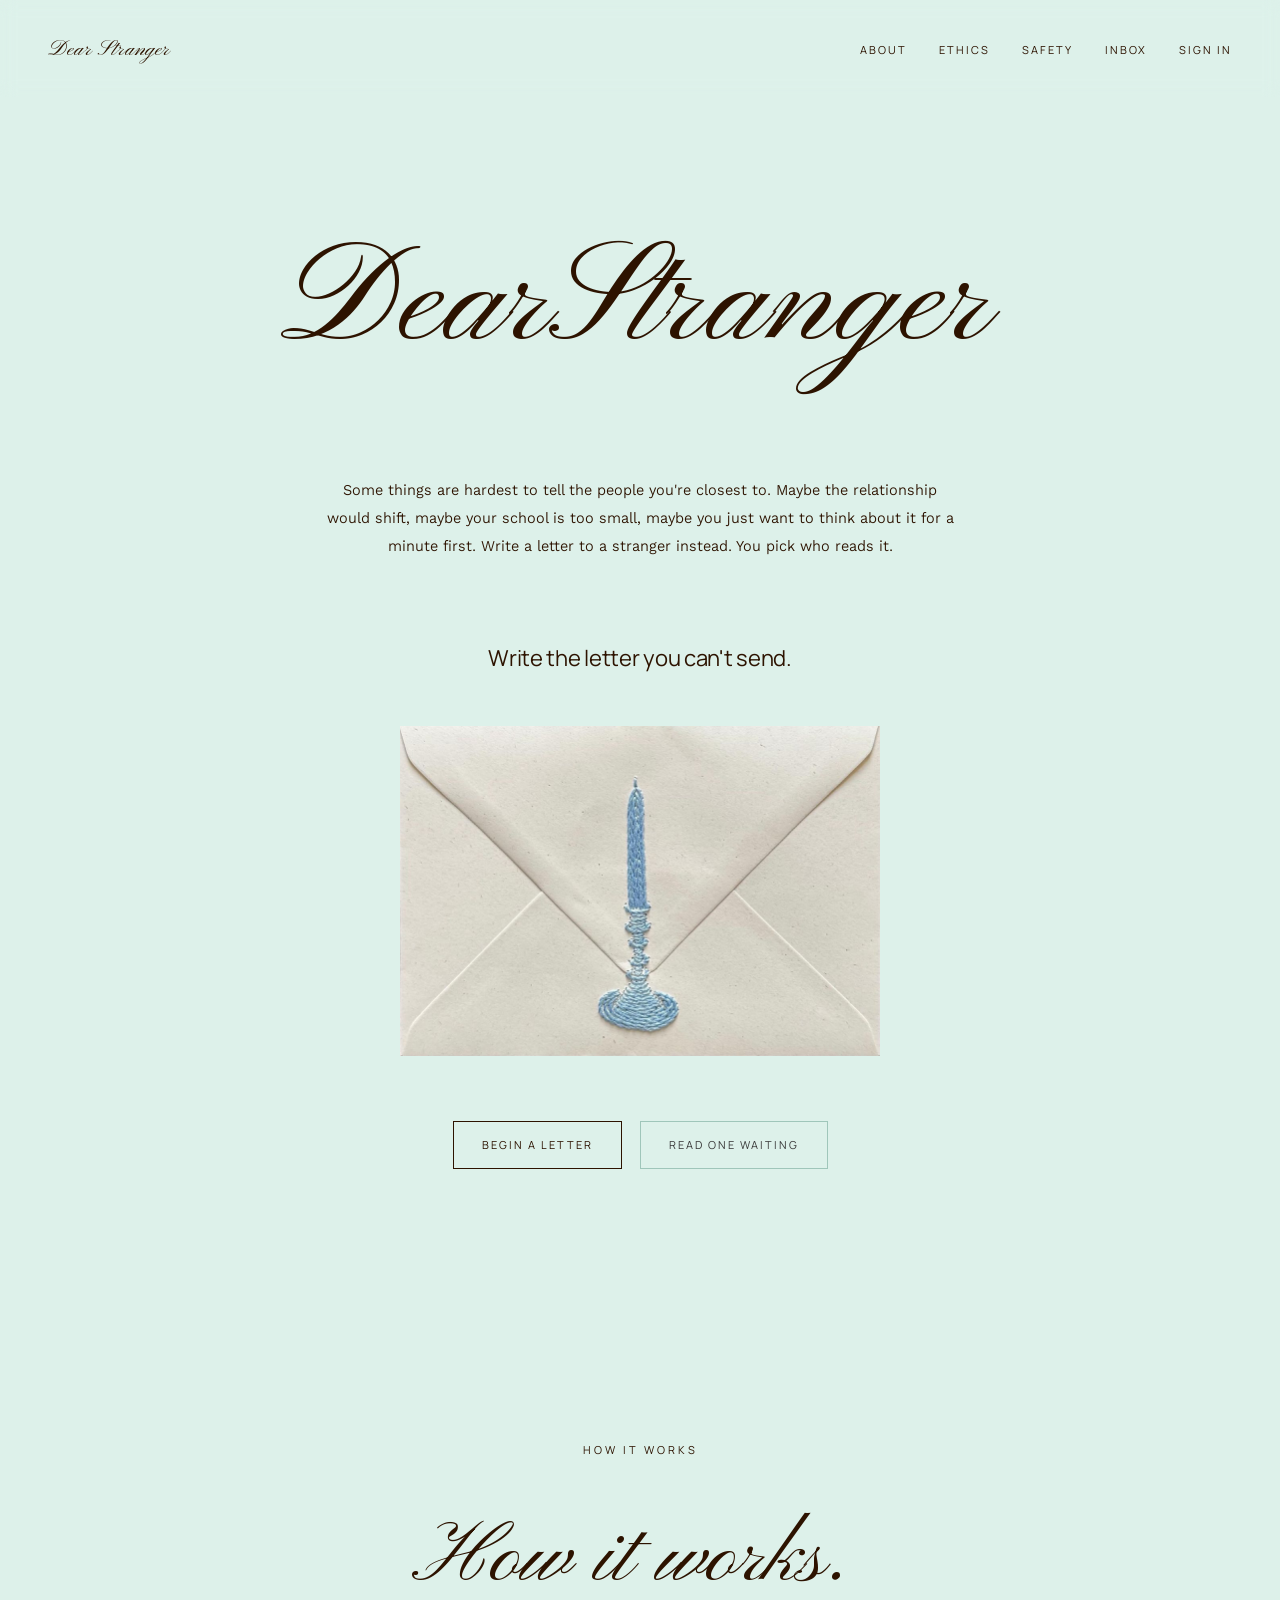
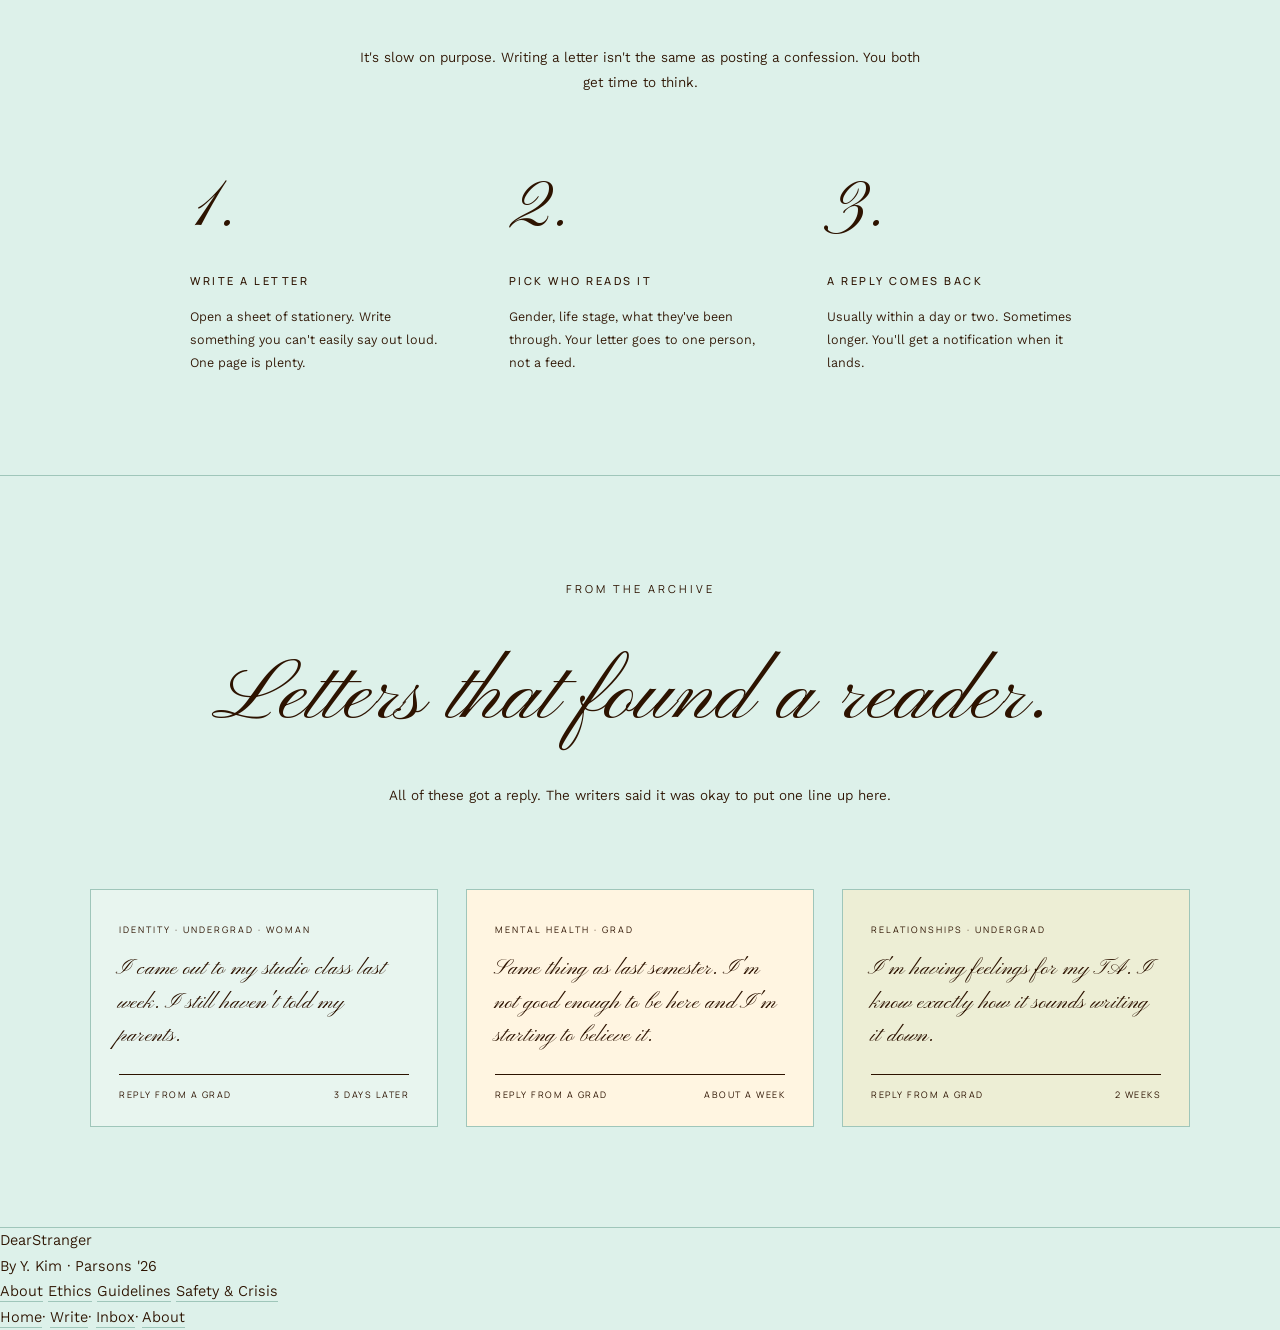
<file: index.html>
<!DOCTYPE html>
<html lang="en">
<head>
<meta charset="UTF-8">
<meta name="viewport" content="width=device-width, initial-scale=1.0">
<title>Dear Stranger</title>
<link rel="stylesheet" href="style.css?v=100">
<style>
  .hero-envelope-link {
    position: relative;
    display: block;
    width: 100%;
    max-width: 480px;
    margin: 0 auto;
    border: none !important;
    text-decoration: none;
    cursor: pointer;
  }
  .hero-envelope-link img {
    width: 100%;
    height: auto;
    display: block;
    transition: opacity .4s ease;
  }
  .hero-envelope-link .env-open {
    position: absolute;
    top: 50%;
    left: 50%;
    transform: translate(-50%, -50%);
    opacity: 0;
    pointer-events: none;
    width: 100%;
    max-width: 100%;
  }
  .hero-envelope-link:hover .env-closed { opacity: 0; }
  .hero-envelope-link:hover .env-open { opacity: 1; }
  .hero-envelope-link .env-cta {
    position: absolute;
    top: 38%;
    left: 50%;
    transform: translate(-50%, -50%);
    font-family: var(--script);
    font-size: 56px;
    color: var(--ink);
    opacity: 0;
    transition: opacity .4s ease .1s;
    pointer-events: none;
    white-space: nowrap;
    line-height: 1;
    letter-spacing: -1px;
  }
  .hero-envelope-link:hover .env-cta { opacity: 1; }
  @media (max-width: 840px) {
    .hero-envelope-link .env-cta { font-size: 36px; }
  }
</style>
</head>
<body>

<header class="site-header">
  <div class="nav-inner">
    <a href="index.html" class="brand">Dear Stranger</a>
    <nav class="nav-links">
      <a href="about.html">About</a>
      <a href="about.html#ethics">Ethics</a>
      <a href="about.html#safety">Safety</a>
      <a href="inbox.html">Inbox</a>
      <a href="write.html">Sign In</a>
    </nav>
  </div>
</header>

<section class="hero">
  <div class="hero-inner">
    <h1>DearStranger</h1>

    <p class="lede">
      Some things are hardest to tell the people you're closest to. Maybe
      the relationship would shift, maybe your school is too small, maybe
      you just want to think about it for a minute first. Write a letter
      to a stranger instead. You pick who reads it.
    </p>

    <div class="sub-head">Write the letter you can't send.</div>

    <a href="write.html" class="hero-envelope-link">
      <img src="Envelope2.jpg" alt="Envelope" class="env-closed">
      <img src="Envelope_open.png" alt="Open envelope" class="env-open">
      <span class="env-cta">Write your letter</span>
    </a>

    <div class="hero-cta" style="margin-top: 64px;">
      <a href="write.html" class="btn">Begin a letter</a>
      <a href="inbox.html" class="btn secondary">Read one waiting</a>
    </div>
  </div>
</section>

<section class="section">
  <div class="section-inner">
    <div class="kicker">How it works</div>
    <h2>How it works.</h2>
    <p class="sub">It's slow on purpose. Writing a letter isn't the same as posting a confession. You both get time to think.</p>

    <div class="steps">
      <div class="step">
        <span class="num">1.</span>
        <h3>Write a letter</h3>
        <p>Open a sheet of stationery. Write something you can't easily say out loud. One page is plenty.</p>
      </div>
      <div class="step">
        <span class="num">2.</span>
        <h3>Pick who reads it</h3>
        <p>Gender, life stage, what they've been through. Your letter goes to one person, not a feed.</p>
      </div>
      <div class="step">
        <span class="num">3.</span>
        <h3>A reply comes back</h3>
        <p>Usually within a day or two. Sometimes longer. You'll get a notification when it lands.</p>
      </div>
    </div>
  </div>
</section>

<section class="section alt">
  <div class="section-inner">
    <div class="kicker">From the archive</div>
    <h2>Letters that found a reader.</h2>
    <p class="sub">All of these got a reply. The writers said it was okay to put one line up here.</p>

    <div class="letters-grid">
      <a href="read.html" class="letter-card">
        <span class="tag">Identity · undergrad · woman</span>
        <blockquote>I came out to my studio class last week. I still haven't told my parents.</blockquote>
        <div class="meta"><span>Reply from a grad</span><span>3 days later</span></div>
      </a>
      <a href="read.html" class="letter-card">
        <span class="tag">Mental health · grad</span>
        <blockquote>Same thing as last semester. I'm not good enough to be here and I'm starting to believe it.</blockquote>
        <div class="meta"><span>Reply from a grad</span><span>about a week</span></div>
      </a>
      <a href="read.html" class="letter-card">
        <span class="tag">Relationships · undergrad</span>
        <blockquote>I'm having feelings for my TA. I know exactly how it sounds writing it down.</blockquote>
        <div class="meta"><span>Reply from a grad</span><span>2 weeks</span></div>
      </a>
    </div>
  </div>
</section>

<footer class="site-footer">
  <div class="footer-inner">
    <div class="script-mark">DearStranger</div>
    <div>By Y. Kim · Parsons '26</div>
    <div class="links">
      <a href="about.html">About</a>
      <a href="about.html#ethics">Ethics</a>
      <a href="about.html#guidelines">Guidelines</a>
      <a href="about.html#safety">Safety &amp; Crisis</a>
    </div>
  </div>
</footer>

<nav class="proto-bar">
  <a href="index.html" class="current">Home</a><span class="sep">·</span>
  <a href="write.html">Write</a><span class="sep">·</span>
  <a href="inbox.html">Inbox</a><span class="sep">·</span>
  <a href="about.html">About</a>
</nav>

</body>
</html>
</file>
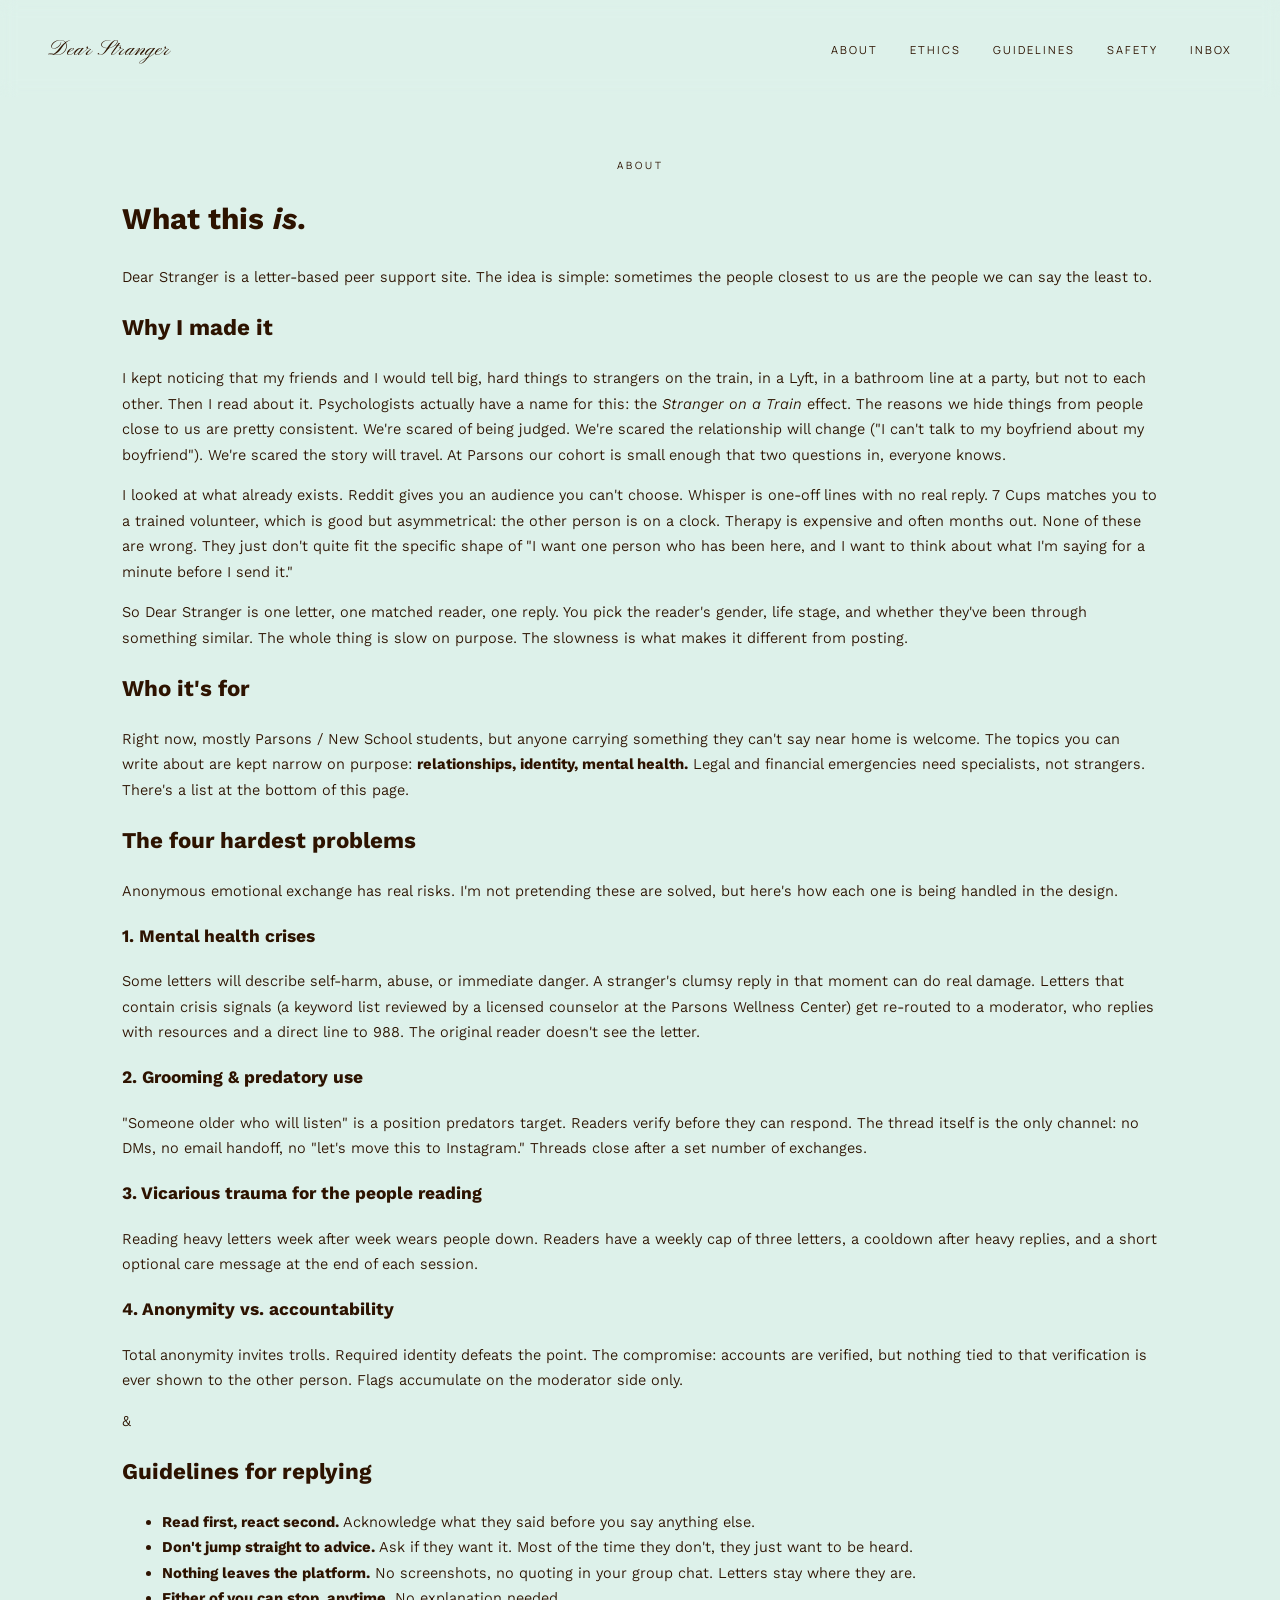
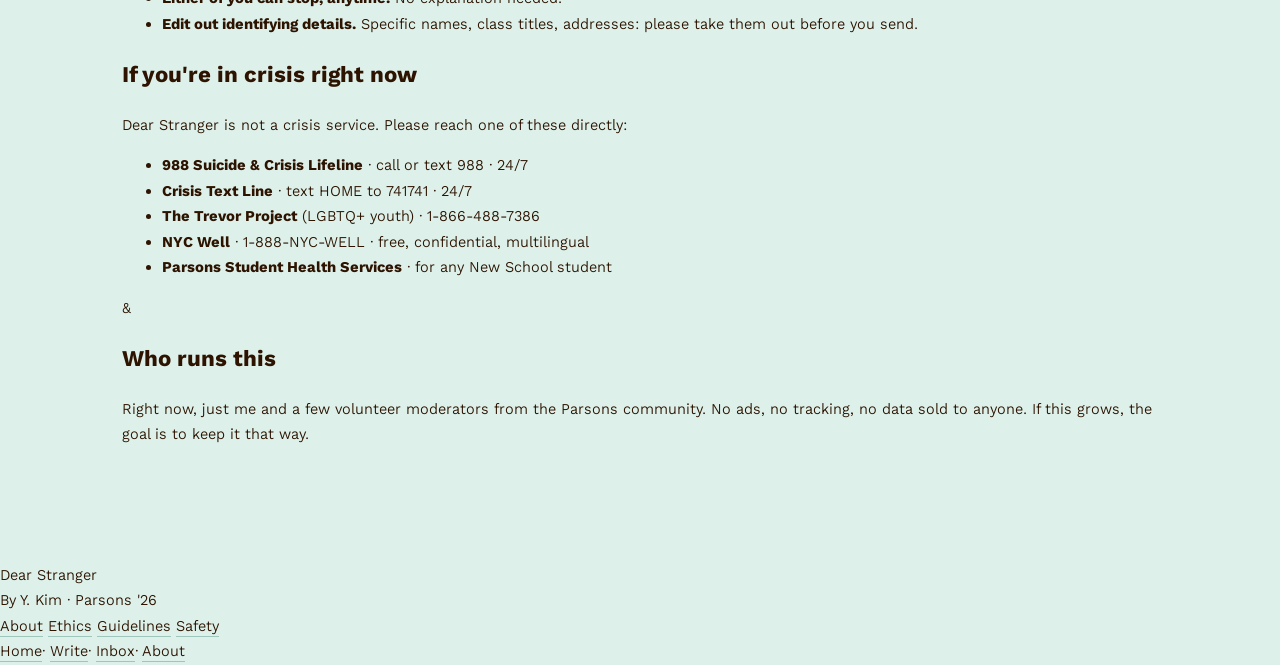
<file: about.html>
<!DOCTYPE html>
<html lang="en">
<head>
<meta charset="UTF-8">
<meta name="viewport" content="width=device-width, initial-scale=1.0">
<title>About — Dear Stranger</title>
<link rel="stylesheet" href="style.css?v=100">
</head>
<body>

<header class="site-header">
  <div class="nav-inner">
    <a href="index.html" class="brand">Dear Stranger</a>
    <nav class="nav-links">
      <a href="about.html">About</a>
      <a href="about.html#ethics">Ethics</a>
      <a href="about.html#guidelines">Guidelines</a>
      <a href="about.html#safety">Safety</a>
      <a href="inbox.html">Inbox</a>
    </nav>
  </div>
</header>

<main class="page">
  <div class="prose">
    <div class="page-eyebrow"><span>About</span></div>
    <h1>What this <em>is</em>.</h1>

    <p>
      Dear Stranger is a letter-based peer support site. The idea is simple:
      sometimes the people closest to us are the people we can say the least
      to.
    </p>

    <h2>Why I made it</h2>
    <p>
      I kept noticing that my friends and I would tell big, hard things to
      strangers on the train, in a Lyft, in a bathroom line at a party, but
      not to each other. Then I read about it. Psychologists actually have a
      name for this: the <em>Stranger on a Train</em> effect. The reasons we
      hide things from people close to us are pretty consistent. We're scared
      of being judged. We're scared the relationship will change ("I can't
      talk to my boyfriend about my boyfriend"). We're scared the story will
      travel. At Parsons our cohort is small enough that two questions in,
      everyone knows.
    </p>
    <p>
      I looked at what already exists. Reddit gives you an audience you
      can't choose. Whisper is one-off lines with no real reply. 7 Cups
      matches you to a trained volunteer, which is good but asymmetrical:
      the other person is on a clock. Therapy is expensive and often months
      out. None of these are wrong. They just don't quite fit the specific
      shape of "I want one person who has been here, and I want to think
      about what I'm saying for a minute before I send it."
    </p>
    <p>
      So Dear Stranger is one letter, one matched reader, one reply. You
      pick the reader's gender, life stage, and whether they've been through
      something similar. The whole thing is slow on purpose. The slowness is
      what makes it different from posting.
    </p>

    <h2>Who it's for</h2>
    <p>
      Right now, mostly Parsons / New School students, but anyone carrying
      something they can't say near home is welcome. The topics you can
      write about are kept narrow on purpose: <strong>relationships,
      identity, mental health.</strong> Legal and financial emergencies
      need specialists, not strangers. There's a list at the bottom of this
      page.
    </p>

    <h2 id="ethics">The four hardest problems</h2>
    <p>
      Anonymous emotional exchange has real risks. I'm not pretending these
      are solved, but here's how each one is being handled in the design.
    </p>

    <h3>1. Mental health crises</h3>
    <p>
      Some letters will describe self-harm, abuse, or immediate danger. A
      stranger's clumsy reply in that moment can do real damage. Letters
      that contain crisis signals (a keyword list reviewed by a licensed
      counselor at the Parsons Wellness Center) get re-routed to a
      moderator, who replies with resources and a direct line to 988. The
      original reader doesn't see the letter.
    </p>

    <h3>2. Grooming &amp; predatory use</h3>
    <p>
      "Someone older who will listen" is a position predators target.
      Readers verify before they can respond. The thread itself is the only
      channel: no DMs, no email handoff, no "let's move this to Instagram."
      Threads close after a set number of exchanges.
    </p>

    <h3>3. Vicarious trauma for the people reading</h3>
    <p>
      Reading heavy letters week after week wears people down. Readers have
      a weekly cap of three letters, a cooldown after heavy replies, and a
      short optional care message at the end of each session.
    </p>

    <h3>4. Anonymity vs. accountability</h3>
    <p>
      Total anonymity invites trolls. Required identity defeats the point.
      The compromise: accounts are verified, but nothing tied to that
      verification is ever shown to the other person. Flags accumulate on
      the moderator side only.
    </p>

    <div class="ornament">&amp;</div>

    <h2 id="guidelines">Guidelines for replying</h2>
    <ul>
      <li><strong>Read first, react second.</strong> Acknowledge what they said before you say anything else.</li>
      <li><strong>Don't jump straight to advice.</strong> Ask if they want it. Most of the time they don't, they just want to be heard.</li>
      <li><strong>Nothing leaves the platform.</strong> No screenshots, no quoting in your group chat. Letters stay where they are.</li>
      <li><strong>Either of you can stop, anytime.</strong> No explanation needed.</li>
      <li><strong>Edit out identifying details.</strong> Specific names, class titles, addresses: please take them out before you send.</li>
    </ul>

    <h2 id="safety">If you're in crisis right now</h2>
    <p>
      Dear Stranger is not a crisis service. Please reach one of these
      directly:
    </p>
    <ul>
      <li><strong>988 Suicide &amp; Crisis Lifeline</strong> · call or text 988 · 24/7</li>
      <li><strong>Crisis Text Line</strong> · text HOME to 741741 · 24/7</li>
      <li><strong>The Trevor Project</strong> (LGBTQ+ youth) · 1-866-488-7386</li>
      <li><strong>NYC Well</strong> · 1-888-NYC-WELL · free, confidential, multilingual</li>
      <li><strong>Parsons Student Health Services</strong> · for any New School student</li>
    </ul>

    <div class="ornament">&amp;</div>

    <h2>Who runs this</h2>
    <p>
      Right now, just me and a few volunteer moderators from the Parsons
      community. No ads, no tracking, no data sold to anyone. If this grows,
      the goal is to keep it that way.
    </p>
  </div>
</main>

<footer class="site-footer">
  <div class="footer-inner">
    <div class="script-mark">Dear Stranger</div>
    <div>By Y. Kim · Parsons '26</div>
    <div class="links">
      <a href="about.html">About</a>
      <a href="about.html#ethics">Ethics</a>
      <a href="about.html#guidelines">Guidelines</a>
      <a href="about.html#safety">Safety</a>
    </div>
  </div>
</footer>

<nav class="proto-bar">
  <a href="index.html">Home</a><span class="sep">·</span>
  <a href="write.html">Write</a><span class="sep">·</span>
  <a href="inbox.html">Inbox</a><span class="sep">·</span>
  <a href="about.html" class="current">About</a>
</nav>

</body>
</html>
</file>
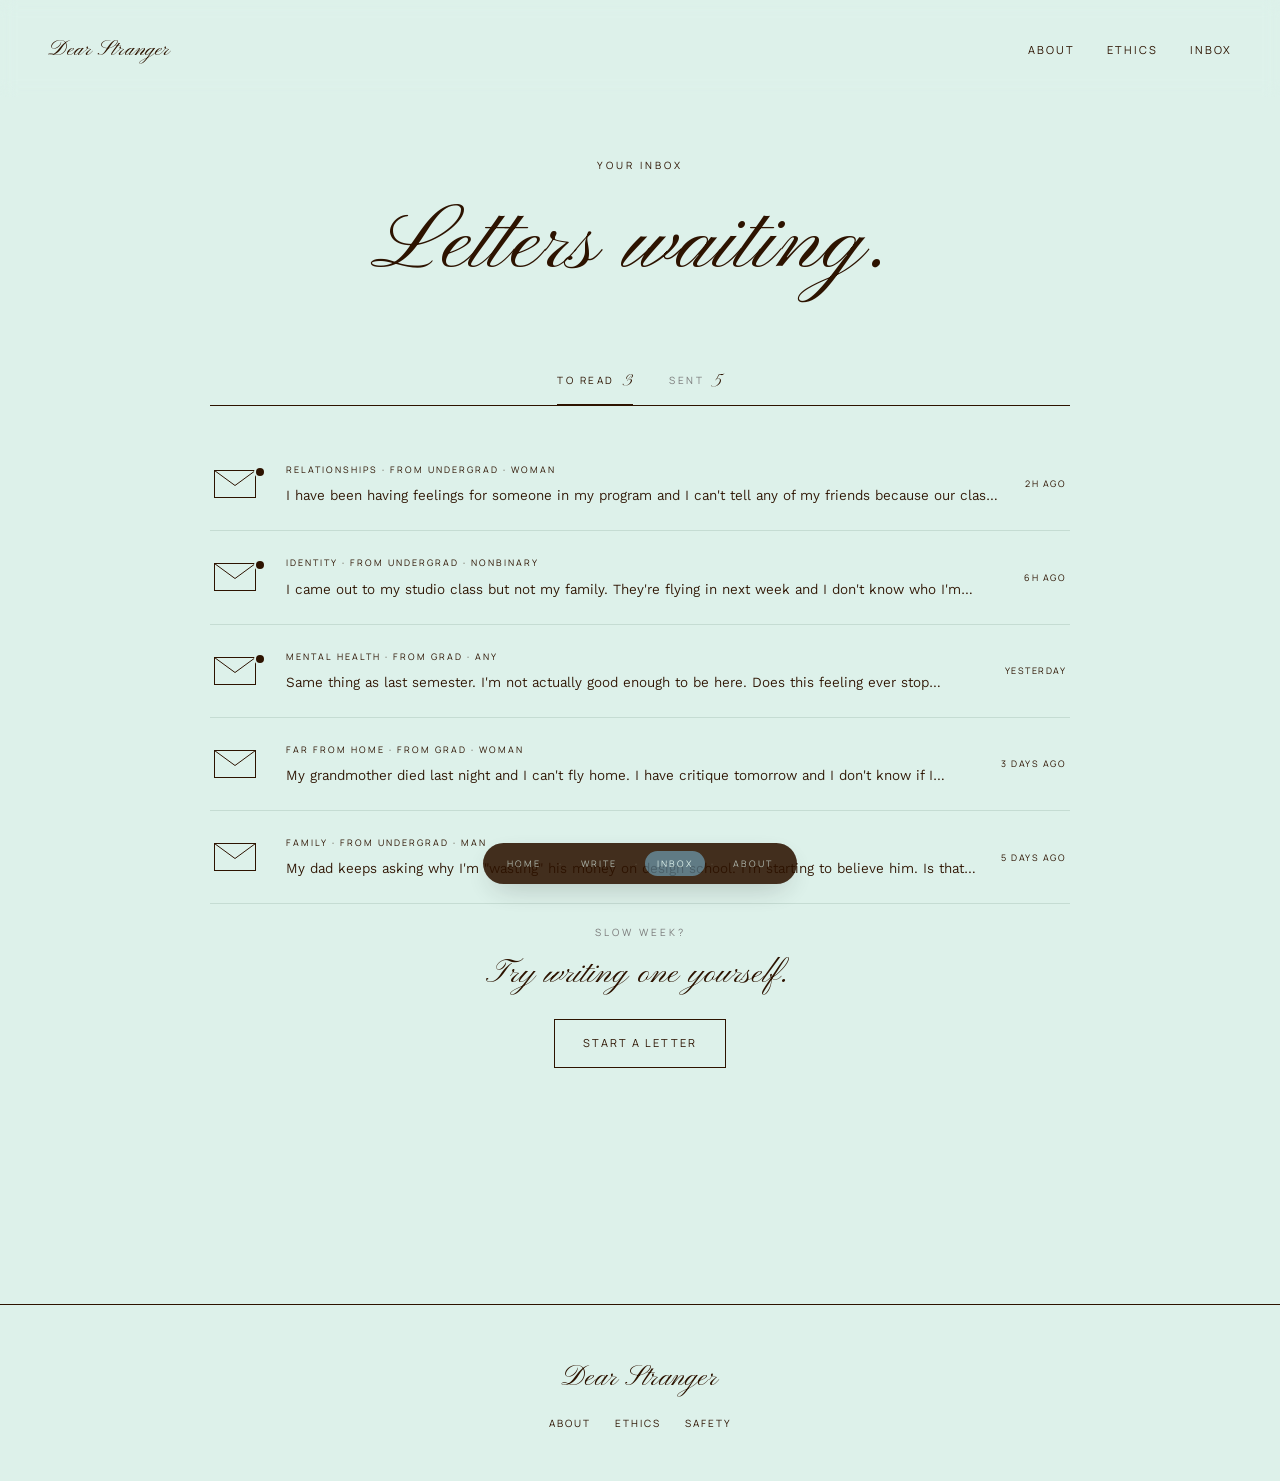
<file: inbox.html>
<!DOCTYPE html>
<html lang="en">
<head>
  <meta charset="UTF-8" />
  <meta name="viewport" content="width=device-width, initial-scale=1.0" />
  <title>Inbox — Dear Stranger</title>
  <style>
    @import url('https://fonts.googleapis.com/css2?family=Kantumruy+Pro:wght@300;400;500;600&family=Manrope:wght@300;400;500;600&family=Kapakana:wght@400&display=swap');

    :root {
      --mint: #DDF1EA;
      --mint-soft: #E8F5EF;
      --paper: #F8F5E9;
      --ink: #2D1300;
      --ink-soft: #3A3A3A;
      --ink-faint: #7A7A7A;
      --line: #9FC6BA;
      --line-faint: #C5DCD3;
      --accent-deep: #4F6A77;

      --mono: "Kantumruy Pro", -apple-system, BlinkMacSystemFont, sans-serif;
      --sans: "Manrope", -apple-system, BlinkMacSystemFont, sans-serif;
      --script: "Kapakana", "Pinyon Script", cursive;
      --max: 1100px;
    }

    * { box-sizing: border-box; }

    html, body {
      margin: 0;
      padding: 0;
      font-family: var(--mono);
      font-size: 15px;
      line-height: 1.7;
      color: var(--ink);
      background: var(--mint);
      -webkit-font-smoothing: antialiased;
      text-rendering: optimizeLegibility;
    }

    a {
      color: var(--ink);
      text-decoration: none;
      border-bottom: 1px solid var(--line);
      padding-bottom: 1px;
      transition: all .15s;
    }
    a:hover { border-color: var(--accent-deep); color: var(--accent-deep); }

    .site-header {
      padding: 36px 48px 32px;
      position: sticky;
      top: 0;
      z-index: 10;
      backdrop-filter: blur(8px);
      -webkit-backdrop-filter: blur(8px);
    }

    .nav-inner {
      max-width: 1440px;
      margin: 0 auto;
      display: flex;
      justify-content: space-between;
      align-items: center;
      gap: 24px;
    }

    .brand {
      font-family: var(--script);
      font-size: 28px;
      color: var(--ink);
      border: none;
      font-weight: 400;
      line-height: 1;
    }

    .nav-links {
      display: flex;
      gap: 32px;
      font-family: var(--sans);
      font-size: 11px;
      letter-spacing: 2px;
      text-transform: uppercase;
      font-weight: 400;
    }
    .nav-links a { border: none; color: var(--ink); }

    .page {
      max-width: var(--max);
      margin: 0 auto;
      padding: 60px 32px 100px;
    }
    .narrow { max-width: 860px; margin: 0 auto; }

    .page-eyebrow {
      font-family: var(--sans);
      font-size: 10px;
      letter-spacing: 3px;
      text-transform: uppercase;
      color: var(--ink);
      margin-bottom: 20px;
      text-align: center;
      font-weight: 400;
    }

    .page-title {
      font-family: var(--script);
      font-size: clamp(78px, 9vw, 146px);
      line-height: 0.92;
      text-align: center;
      margin: 0 0 56px;
      color: var(--ink);
      font-weight: 400;
    }

    .tabs {
      display: flex;
      gap: 36px;
      border-bottom: 1px solid var(--ink);
      margin-bottom: 32px;
      justify-content: center;
    }

    .tab {
      font-family: var(--sans);
      font-size: 10px;
      letter-spacing: 2.5px;
      padding: 14px 0;
      border-bottom: 1px solid transparent;
      color: var(--ink-faint);
      text-transform: uppercase;
      background: none;
      border-top: none;
      border-left: none;
      border-right: none;
      font-weight: 400;
    }
    .tab.active { color: var(--ink); border-bottom-color: var(--ink); }
    .tab .count {
      font-family: var(--script);
      font-size: 20px;
      color: var(--ink);
      letter-spacing: 0;
      margin-left: 4px;
      line-height: 1;
    }

    .inbox-list { list-style: none; padding: 0; margin: 0; }

    .inbox-item {
      display: grid;
      grid-template-columns: 48px 1fr auto;
      gap: 24px;
      padding: 24px 4px;
      border-bottom: 1px solid var(--line-faint);
      align-items: center;
      text-decoration: none;
      color: inherit;
      transition: all .15s;
    }
    .inbox-item:hover { background: var(--mint-soft); }

    .inbox-item .icon {
      width: 42px;
      height: 28px;
      background: url("data:image/svg+xml;utf8,<svg xmlns='http://www.w3.org/2000/svg' viewBox='0 0 42 28'><rect x='0.5' y='0.5' width='41' height='27' fill='none' stroke='%232D1300' stroke-width='1'/><path d='M 0.5 0.5 L 21 15.5 L 41.5 0.5 Z' fill='none' stroke='%232D1300' stroke-width='1' stroke-linejoin='round'/></svg>") center/contain no-repeat;
      position: relative;
    }

    .inbox-item.unread .icon::after {
      content: "";
      position: absolute;
      right: -8px;
      top: -2px;
      width: 8px;
      height: 8px;
      border-radius: 50%;
      background: var(--ink);
      box-shadow: 0 0 0 2px var(--mint);
    }

    .inbox-item .body { min-width: 0; }

    .inbox-item .tag-row {
      font-family: var(--sans);
      font-size: 9px;
      letter-spacing: 2px;
      text-transform: uppercase;
      color: var(--ink);
      margin-bottom: 8px;
      font-weight: 400;
    }

    .inbox-item .preview {
      font-family: var(--mono);
      font-size: 14px;
      color: var(--ink);
      line-height: 1.5;
      overflow: hidden;
      text-overflow: ellipsis;
      display: -webkit-box;
      -webkit-line-clamp: 1;
      -webkit-box-orient: vertical;
    }

    .inbox-item .when {
      font-family: var(--sans);
      font-size: 9px;
      letter-spacing: 1.5px;
      color: var(--ink);
      white-space: nowrap;
      text-transform: uppercase;
    }

    .slow-week {
      text-align: center;
      padding: 20px 24px 40px;
    }
    .slow-week .caps {
      font-family: var(--sans);
      font-size: 10px;
      letter-spacing: 3px;
      text-transform: uppercase;
      color: var(--ink-faint);
      margin-bottom: 12px;
    }
    .slow-week .line {
      font-family: var(--script);
      font-size: 42px;
      margin: 0 0 24px;
      line-height: 1;
      color: var(--ink);
    }

    .btn {
      font-family: var(--sans);
      font-size: 11px;
      letter-spacing: 2px;
      text-transform: uppercase;
      padding: 14px 28px;
      border: 1px solid var(--ink);
      background: transparent;
      color: var(--ink);
      display: inline-flex;
      align-items: center;
      text-decoration: none;
      font-weight: 400;
    }

    .site-footer {
      padding: 56px 32px 48px;
      border-top: 1px solid var(--ink);
      margin-top: 96px;
      font-family: var(--sans);
      font-size: 10px;
      letter-spacing: 2px;
      text-transform: uppercase;
      text-align: center;
    }

    .footer-inner {
      max-width: var(--max);
      margin: 0 auto;
      display: flex;
      flex-direction: column;
      gap: 18px;
      align-items: center;
    }

    .script-mark {
      font-family: var(--script);
      font-size: 36px;
      letter-spacing: 0;
      text-transform: none;
      line-height: 1;
    }

    .footer-inner .links {
      display: flex;
      gap: 24px;
      flex-wrap: wrap;
      justify-content: center;
    }
    .footer-inner a { border: none; color: var(--ink); }

    .proto-bar {
      position: fixed;
      bottom: 16px;
      left: 50%;
      transform: translateX(-50%);
      background: var(--ink);
      color: var(--mint);
      padding: 8px 12px;
      border-radius: 999px;
      display: flex;
      gap: 4px;
      font-family: var(--sans);
      font-size: 9px;
      letter-spacing: 2px;
      text-transform: uppercase;
      z-index: 100;
      box-shadow: 0 10px 30px -10px rgba(0, 0, 0, .3);
      opacity: .88;
    }

    .proto-bar a {
      color: var(--mint);
      border: none;
      padding: 5px 12px;
      border-radius: 999px;
      opacity: .7;
    }

    .proto-bar a.current { opacity: 1; background: var(--accent-deep); }
    .proto-bar .sep { opacity: .3; padding: 5px 2px; }

    @media (max-width: 840px) {
      .site-header { padding: 24px 20px 20px; }
      .nav-inner { gap: 16px; flex-wrap: wrap; }
      .nav-links { gap: 14px; font-size: 10px; letter-spacing: 1.5px; }

      .page { padding: 32px 20px 72px; }
      .page-title { font-size: clamp(56px, 16vw, 96px); margin-bottom: 34px; }

      .inbox-item {
        grid-template-columns: 36px 1fr auto;
        gap: 14px;
        padding: 20px 4px;
      }
      .inbox-item .icon { width: 32px; height: 22px; }
      .inbox-item .preview { font-size: 13px; }

      .proto-bar { font-size: 8px; bottom: 10px; padding: 6px 8px; }
      .proto-bar a { padding: 4px 8px; }
    }
  </style>
</head>
<body>
  <header class="site-header">
    <div class="nav-inner">
      <a href="index.html" class="brand">Dear Stranger</a>
      <nav class="nav-links">
        <a href="about.html">About</a>
        <a href="about.html#ethics">Ethics</a>
        <a href="inbox.html">Inbox</a>
      </nav>
    </div>
  </header>

  <main class="page">
    <div class="narrow">
      <div class="page-eyebrow">Your inbox</div>
      <h1 class="page-title">Letters waiting.</h1>

      <div class="tabs">
        <button class="tab active">To Read <span class="count">3</span></button>
        <button class="tab">Sent <span class="count">5</span></button>
      </div>

      <ul class="inbox-list">
        <li>
          <a href="read.html" class="inbox-item unread">
            <div class="icon"></div>
            <div class="body">
              <div class="tag-row">Relationships · from undergrad · woman</div>
              <div class="preview">I have been having feelings for someone in my program and I can't tell any of my friends because our class is so small…</div>
            </div>
            <span class="when">2h ago</span>
          </a>
        </li>

        <li>
          <a href="read.html" class="inbox-item unread">
            <div class="icon"></div>
            <div class="body">
              <div class="tag-row">Identity · from undergrad · nonbinary</div>
              <div class="preview">I came out to my studio class but not my family. They're flying in next week and I don't know who I'm supposed to be when they land.</div>
            </div>
            <span class="when">6h ago</span>
          </a>
        </li>

        <li>
          <a href="read.html" class="inbox-item unread">
            <div class="icon"></div>
            <div class="body">
              <div class="tag-row">Mental health · from grad · any</div>
              <div class="preview">Same thing as last semester. I'm not actually good enough to be here. Does this feeling ever stop coming back?</div>
            </div>
            <span class="when">yesterday</span>
          </a>
        </li>

        <li>
          <a href="read.html" class="inbox-item">
            <div class="icon"></div>
            <div class="body">
              <div class="tag-row">Far from home · from grad · woman</div>
              <div class="preview">My grandmother died last night and I can't fly home. I have critique tomorrow and I don't know if I should cancel or just go.</div>
            </div>
            <span class="when">3 days ago</span>
          </a>
        </li>

        <li>
          <a href="read.html" class="inbox-item">
            <div class="icon"></div>
            <div class="body">
              <div class="tag-row">Family · from undergrad · man</div>
              <div class="preview">My dad keeps asking why I'm "wasting" his money on design school. I'm starting to believe him. Is that normal?</div>
            </div>
            <span class="when">5 days ago</span>
          </a>
        </li>
      </ul>

      <div class="slow-week">
        <div class="caps">Slow week?</div>
        <p class="line">Try writing one yourself.</p>
        <a href="write.html" class="btn">Start a letter</a>
      </div>
    </div>
  </main>

  <footer class="site-footer">
    <div class="footer-inner">
      <div class="script-mark">Dear Stranger</div>
      <div class="links">
        <a href="about.html">About</a>
        <a href="about.html#ethics">Ethics</a>
        <a href="about.html#safety">Safety</a>
      </div>
    </div>
  </footer>

  <nav class="proto-bar">
    <a href="index.html">Home</a><span class="sep">·</span>
    <a href="write.html">Write</a><span class="sep">·</span>
    <a href="inbox.html" class="current">Inbox</a><span class="sep">·</span>
    <a href="about.html">About</a>
  </nav>
</body>
</html>
</file>
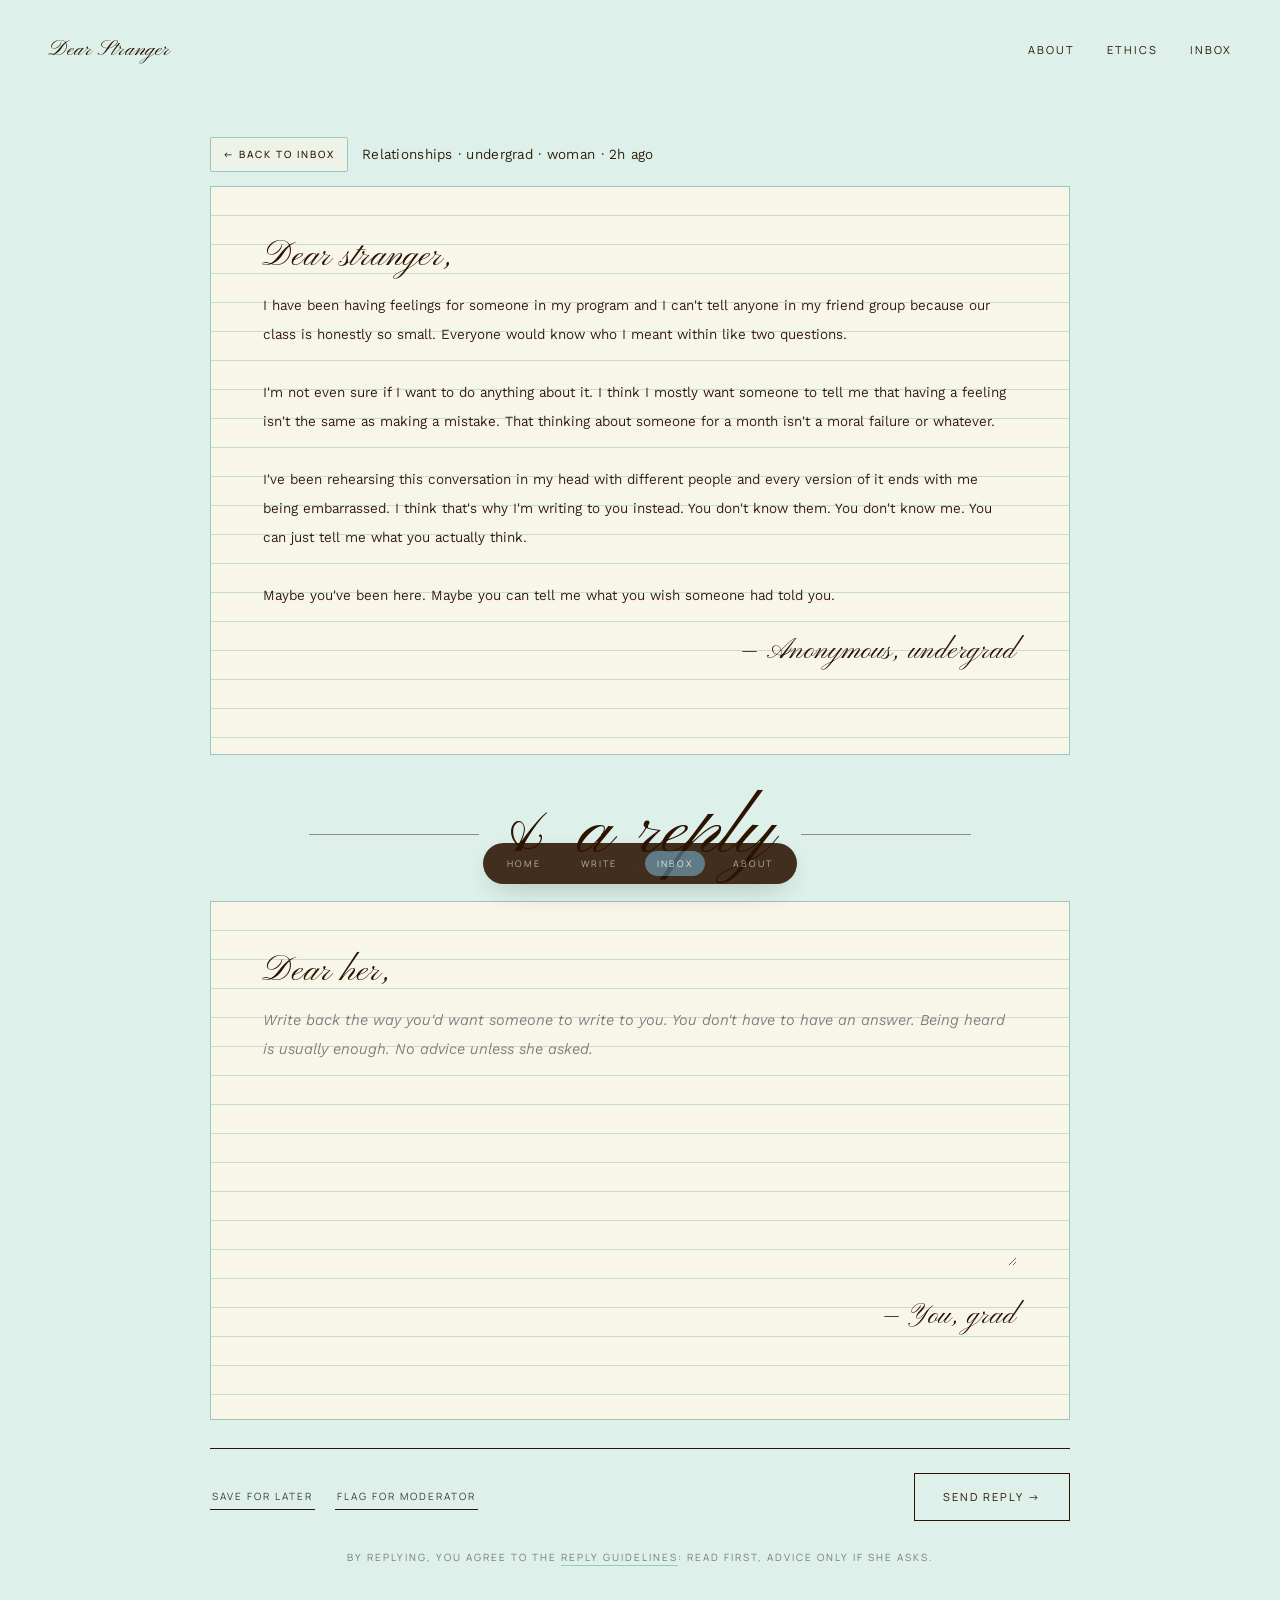
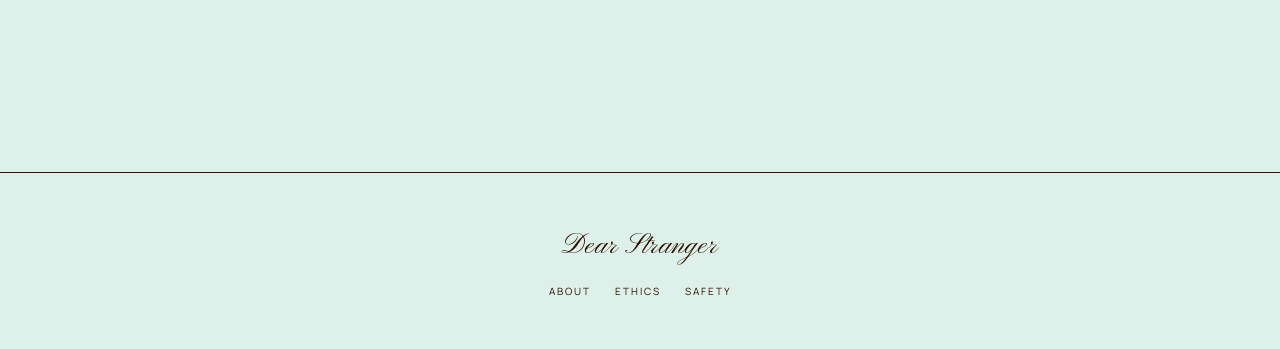
<file: read.html>
<!DOCTYPE html>
<html lang="en">
<head>
  <meta charset="UTF-8" />
  <meta name="viewport" content="width=device-width, initial-scale=1.0" />
  <title>A Letter — Dear Stranger</title>
  <style>
    @import url('https://fonts.googleapis.com/css2?family=Kantumruy+Pro:wght@300;400;500;600&family=Manrope:wght@300;400;500;600&family=Kapakana:wght@400&display=swap');

    :root {
      --mint: #DDF1EA;
      --mint-soft: #E8F5EF;
      --paper: #F8F5E9;
      --paper-warm: #F0EAD6;
      --ink: #2D1300;
      --ink-soft: #3A3A3A;
      --ink-faint: #7A7A7A;
      --line: #9FC6BA;
      --line-faint: #C5DCD3;
      --accent-deep: #4F6A77;

      --mono: "Kantumruy Pro", -apple-system, BlinkMacSystemFont, sans-serif;
      --sans: "Manrope", -apple-system, BlinkMacSystemFont, sans-serif;
      --script: "Kapakana", "Pinyon Script", cursive;
      --max: 1100px;
    }

    * { box-sizing: border-box; }

    html, body {
      margin: 0;
      padding: 0;
      font-family: var(--mono);
      font-size: 15px;
      line-height: 1.7;
      color: var(--ink);
      background: var(--mint);
      -webkit-font-smoothing: antialiased;
      text-rendering: optimizeLegibility;
    }

    a {
      color: var(--ink);
      text-decoration: none;
      border-bottom: 1px solid var(--line);
      padding-bottom: 1px;
      transition: all .15s;
    }
    a:hover { border-color: var(--accent-deep); color: var(--accent-deep); }

    .site-header {
      padding: 36px 48px 32px;
      background: transparent;
      position: sticky;
      top: 0;
      z-index: 10;
      backdrop-filter: blur(8px);
      -webkit-backdrop-filter: blur(8px);
    }

    .nav-inner {
      max-width: 1440px;
      margin: 0 auto;
      display: flex;
      justify-content: space-between;
      align-items: center;
      gap: 24px;
    }

    .brand {
      font-family: var(--script);
      font-size: 28px;
      color: var(--ink);
      border: none;
      font-weight: 400;
      line-height: 1;
    }

    .nav-links {
      display: flex;
      gap: 32px;
      font-family: var(--sans);
      font-size: 11px;
      letter-spacing: 2px;
      text-transform: uppercase;
      font-weight: 400;
    }
    .nav-links a { border: none; color: var(--ink); }

    .page {
      max-width: var(--max);
      margin: 0 auto;
      padding: 40px 32px 100px;
    }

    .narrow {
      max-width: 860px;
      margin: 0 auto;
    }

    .read-meta {
      display: grid;
      grid-template-columns: auto 1fr;
      align-items: center;
      gap: 14px;
      margin-bottom: 14px;
    }

    .read-meta-back {
      display: inline-flex;
      align-items: center;
      border: 1px solid var(--line);
      background: rgba(248, 245, 233, 0.62);
      padding: 8px 12px;
      font-family: var(--sans);
      font-size: 10px;
      letter-spacing: 2px;
      text-transform: uppercase;
      font-weight: 500;
      border-radius: 2px;
      color: var(--ink);
    }
    .read-meta-back:hover {
      background: var(--paper);
      border-color: var(--ink);
    }

    .read-meta-info {
      font-family: var(--mono);
      font-size: 14px;
      letter-spacing: 0.02em;
      color: var(--ink);
    }

    .stationery {
      background: var(--paper);
      border: 1px solid var(--line);
      padding: 48px 52px;
      position: relative;
      background-image: repeating-linear-gradient(
        to bottom,
        transparent 0 28px,
        var(--line-faint) 28px 29px
      );
    }

    .stationery .salutation {
      font-family: var(--script);
      font-size: 44px;
      color: var(--ink);
      margin: 0 0 12px;
      line-height: 1;
    }

    .received-letter .body {
      font-family: var(--mono);
      font-size: 14px;
      line-height: 29px;
      color: var(--ink);
      white-space: pre-wrap;
    }

    .stationery textarea {
      width: 100%;
      min-height: 260px;
      border: none;
      background: transparent;
      resize: vertical;
      font-family: var(--mono);
      font-size: 15px;
      line-height: 29px;
      color: var(--ink);
      outline: none;
      padding: 0;
    }

    .stationery textarea::placeholder {
      color: var(--ink-faint);
      font-style: italic;
    }

    .stationery .signature {
      font-family: var(--script);
      font-size: 36px;
      color: var(--ink);
      margin-top: 24px;
      text-align: right;
      line-height: 1;
    }

    .divider-or {
      display: flex;
      align-items: center;
      justify-content: center;
      gap: 24px;
      margin: 34px 0 22px;
      font-family: var(--script);
      font-size: clamp(68px, 8vw, 122px);
      line-height: 0.88;
      letter-spacing: -0.7px;
      color: var(--ink);
    }

    .divider-or::before,
    .divider-or::after {
      content: "";
      flex: 1;
      max-width: 170px;
      height: 1px;
      background: var(--ink);
      opacity: 0.45;
    }

    .reply-stationery {
      border: 1px solid var(--line); /* 원본 편지지와 동일 두께 */
      box-shadow: none;
    }

    .write-actions {
      display: flex;
      justify-content: space-between;
      align-items: center;
      margin-top: 28px;
      padding-top: 24px;
      border-top: 1px solid var(--ink);
    }

    .btn {
      font-family: var(--sans);
      font-size: 11px;
      letter-spacing: 2px;
      text-transform: uppercase;
      padding: 14px 28px;
      border: 1px solid var(--ink);
      background: transparent;
      color: var(--ink);
      cursor: pointer;
      transition: all .2s ease;
      display: inline-flex;
      align-items: center;
      gap: 10px;
      text-decoration: none;
      font-weight: 400;
    }
    .btn:hover { background: var(--ink); color: var(--mint); }

    .btn.ghost {
      background: transparent;
      color: var(--ink-soft);
      border: none;
      border-bottom: 1px solid var(--ink);
      padding: 6px 2px;
      letter-spacing: 2px;
      font-size: 10px;
    }

    .reply-guideline {
      font-family: var(--sans);
      font-size: 10px;
      letter-spacing: 2px;
      text-transform: uppercase;
      color: var(--ink-faint);
      margin-top: 28px;
      text-align: center;
    }

    .site-footer {
      padding: 56px 32px 48px;
      border-top: 1px solid var(--ink);
      margin-top: 96px;
      font-family: var(--sans);
      font-size: 10px;
      letter-spacing: 2px;
      text-transform: uppercase;
      text-align: center;
    }

    .footer-inner {
      max-width: var(--max);
      margin: 0 auto;
      display: flex;
      flex-direction: column;
      gap: 18px;
      align-items: center;
    }

    .script-mark {
      font-family: var(--script);
      font-size: 36px;
      letter-spacing: 0;
      text-transform: none;
      line-height: 1;
    }

    .footer-inner .links {
      display: flex;
      gap: 24px;
      flex-wrap: wrap;
      justify-content: center;
    }

    .footer-inner a { border: none; color: var(--ink); }

    .proto-bar {
      position: fixed;
      bottom: 16px;
      left: 50%;
      transform: translateX(-50%);
      background: var(--ink);
      color: var(--mint);
      padding: 8px 12px;
      border-radius: 999px;
      display: flex;
      gap: 4px;
      font-family: var(--sans);
      font-size: 9px;
      letter-spacing: 2px;
      text-transform: uppercase;
      z-index: 100;
      box-shadow: 0 10px 30px -10px rgba(0, 0, 0, .3);
      opacity: .88;
    }

    .proto-bar a {
      color: var(--mint);
      border: none;
      padding: 5px 12px;
      border-radius: 999px;
      opacity: .7;
    }

    .proto-bar a.current { opacity: 1; background: var(--accent-deep); }
    .proto-bar .sep { opacity: .3; padding: 5px 2px; }

    @media (max-width: 840px) {
      .site-header { padding: 24px 20px 20px; }
      .nav-inner { gap: 16px; flex-wrap: wrap; }
      .nav-links { gap: 14px; font-size: 10px; letter-spacing: 1.5px; }

      .page { padding: 32px 20px 72px; }
      .stationery { padding: 32px 24px; }
      .stationery .salutation { font-size: 32px; }
      .stationery .signature { font-size: 28px; }

      .read-meta {
        grid-template-columns: 1fr;
        gap: 10px;
      }
      .read-meta-back {
        width: fit-content;
        margin: 0 auto;
      }
      .read-meta-info {
        text-align: center;
        font-size: 12px;
      }

      .divider-or {
        font-size: clamp(50px, 16vw, 82px);
        margin: 28px 0 16px;
      }
      .divider-or::before,
      .divider-or::after {
        max-width: 84px;
      }

      .write-actions {
        flex-direction: column;
        gap: 16px;
        align-items: stretch;
      }

      .write-actions > div {
        display: flex;
        gap: 10px;
        justify-content: center;
      }

      .write-actions .btn {
        justify-content: center;
      }

      .proto-bar { font-size: 8px; bottom: 10px; padding: 6px 8px; }
      .proto-bar a { padding: 4px 8px; }
    }
  </style>
</head>
<body>
  <header class="site-header">
    <div class="nav-inner">
      <a href="index.html" class="brand">Dear Stranger</a>
      <nav class="nav-links">
        <a href="about.html">About</a>
        <a href="about.html#ethics">Ethics</a>
        <a href="inbox.html">Inbox</a>
      </nav>
    </div>
  </header>

  <main class="page">
    <div class="narrow">
      <div class="read-meta">
        <a href="inbox.html" class="read-meta-back">&larr; Back to inbox</a>
        <span class="read-meta-info">Relationships · undergrad · woman · 2h ago</span>
      </div>

      <section class="received-letter">
        <article class="stationery">
          <p class="salutation">Dear stranger,</p>
          <div class="body">I have been having feelings for someone in my program and I can't tell anyone in my friend group because our class is honestly so small. Everyone would know who I meant within like two questions.

I'm not even sure if I want to do anything about it. I think I mostly want someone to tell me that having a feeling isn't the same as making a mistake. That thinking about someone for a month isn't a moral failure or whatever.

I've been rehearsing this conversation in my head with different people and every version of it ends with me being embarrassed. I think that's why I'm writing to you instead. You don't know them. You don't know me. You can just tell me what you actually think.

Maybe you've been here. Maybe you can tell me what you wish someone had told you.</div>
          <p class="signature">— Anonymous, undergrad</p>
        </article>
      </section>

      <div class="divider-or">&amp; a reply</div>

      <article class="stationery reply-stationery">
        <p class="salutation">Dear her,</p>
        <textarea placeholder="Write back the way you'd want someone to write to you. You don't have to have an answer. Being heard is usually enough. No advice unless she asked."></textarea>
        <p class="signature">— You, grad</p>
      </article>

      <div class="write-actions">
        <div style="display:flex; gap:20px;">
          <button class="btn ghost">Save for later</button>
          <button class="btn ghost">Flag for moderator</button>
        </div>
        <a href="sent.html" class="btn">Send reply &rarr;</a>
      </div>

      <p class="reply-guideline">
        By replying, you agree to the
        <a href="about.html#guidelines" style="color:inherit; border-bottom:1px solid var(--line);">reply guidelines</a>:
        read first, advice only if she asks.
      </p>
    </div>
  </main>

  <footer class="site-footer">
    <div class="footer-inner">
      <div class="script-mark">Dear Stranger</div>
      <div class="links">
        <a href="about.html">About</a>
        <a href="about.html#ethics">Ethics</a>
        <a href="about.html#safety">Safety</a>
      </div>
    </div>
  </footer>

  <nav class="proto-bar">
    <a href="index.html">Home</a><span class="sep">·</span>
    <a href="write.html">Write</a><span class="sep">·</span>
    <a href="inbox.html" class="current">Inbox</a><span class="sep">·</span>
    <a href="about.html">About</a>
  </nav>
</body>
</html>
</file>
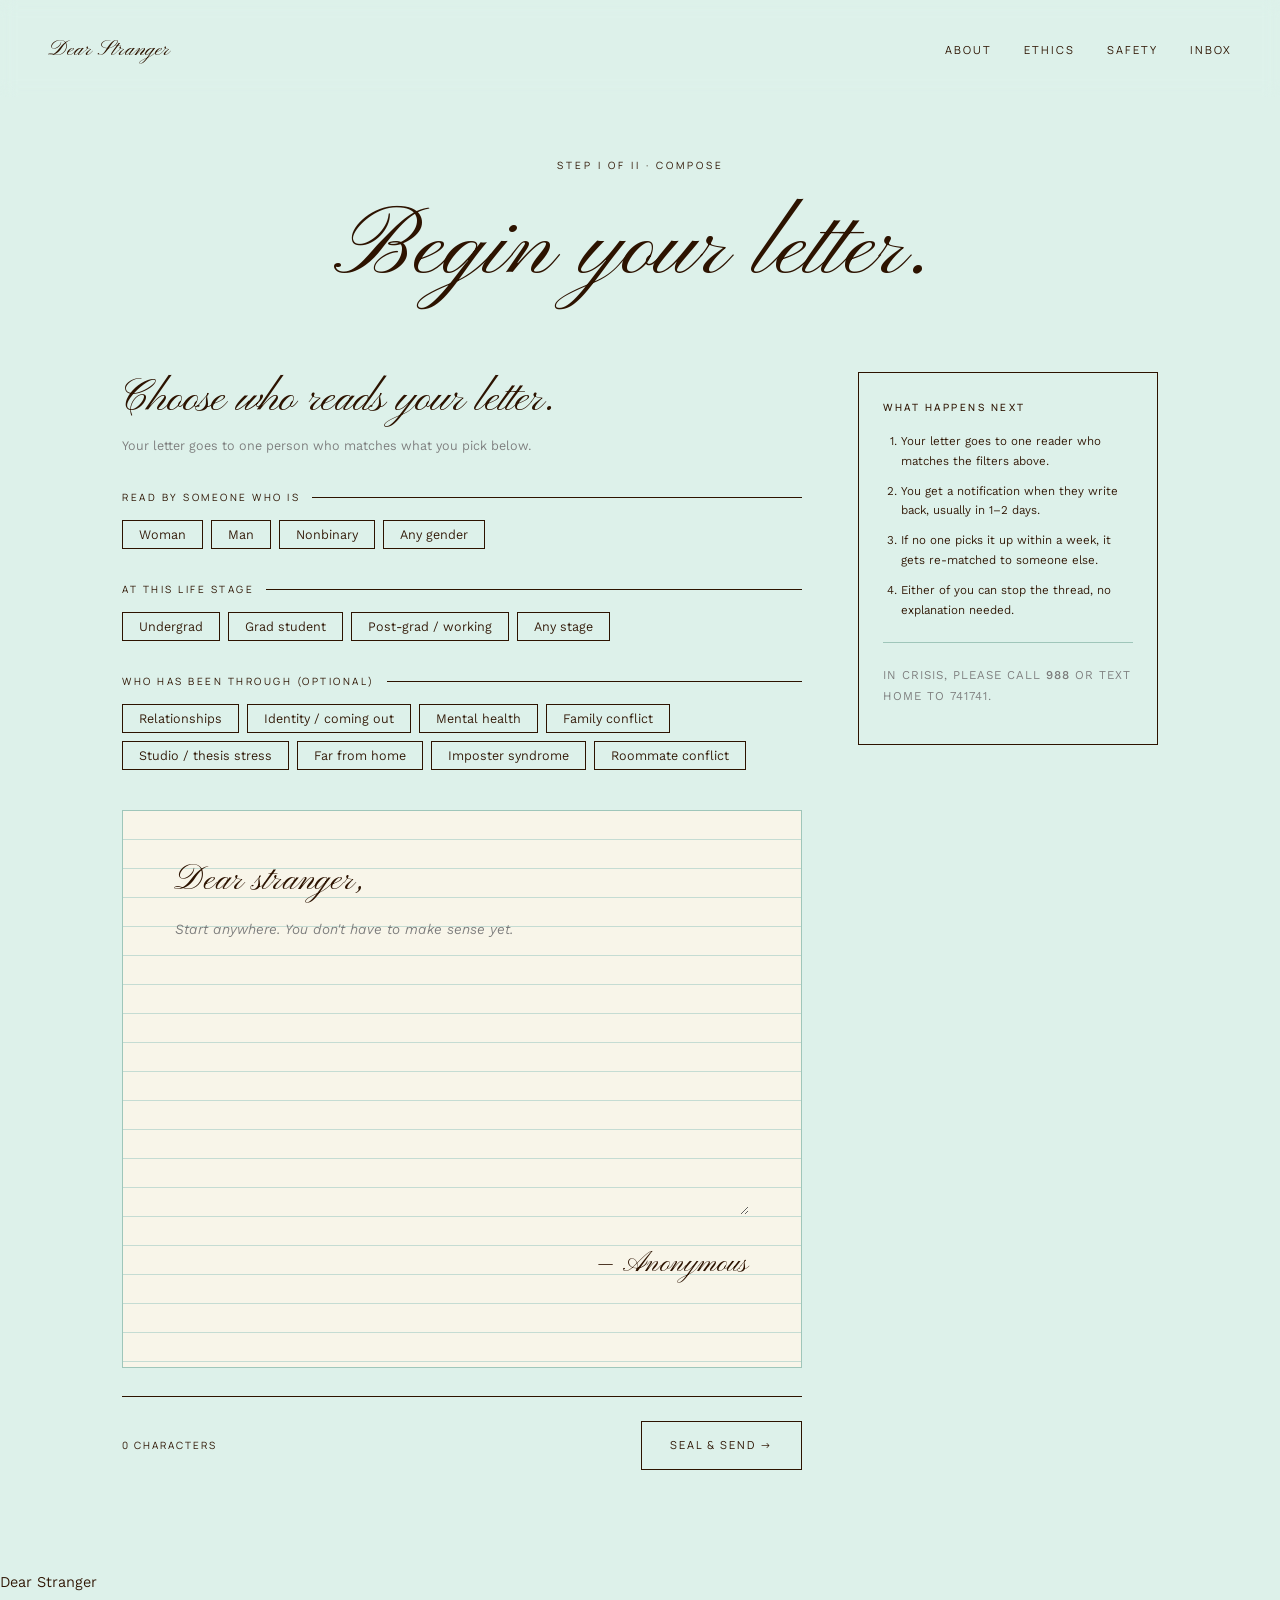
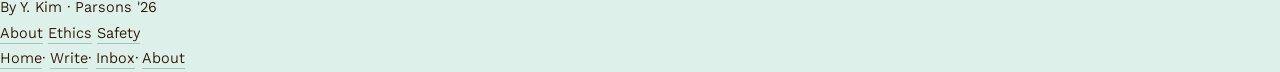
<file: write.html>
<!DOCTYPE html>
<html lang="en">
<head>
<meta charset="UTF-8">
<meta name="viewport" content="width=device-width, initial-scale=1.0">
<title>Begin a letter — Dear Stranger</title>
<link rel="stylesheet" href="style.css?v=100">
</head>
<body>

<header class="site-header">
  <div class="nav-inner">
    <a href="index.html" class="brand">Dear Stranger</a>
    <nav class="nav-links">
      <a href="about.html">About</a>
      <a href="about.html#ethics">Ethics</a>
      <a href="about.html#safety">Safety</a>
      <a href="inbox.html">Inbox</a>
    </nav>
  </div>
</header>

<main class="page">
  <div class="page-eyebrow">
    <span>Step I of II</span>
    <span>·</span>
    <span>Compose</span>
  </div>
  <h1 class="page-title">Begin your <em>letter</em>.</h1>

  <div class="write-layout">
    <section>
      <h2 style="font-family: var(--script); font-size: 56px; line-height: 1; margin: 0 0 8px; color: var(--ink); font-weight: 400; letter-spacing: -1px;">Choose who reads your letter.</h2>
      <p style="font-family: var(--mono); font-size: 13px; color: var(--ink-faint); margin: 0 0 32px; line-height: 1.6;">Your letter goes to one person who matches what you pick below.</p>

      <div class="filter-group" data-select="single">
        <span class="label">Read by someone who is</span>
        <div class="chips">
          <button class="chip">Woman</button>
          <button class="chip">Man</button>
          <button class="chip">Nonbinary</button>
          <button class="chip">Any gender</button>
        </div>
      </div>

      <div class="filter-group" data-select="single">
        <span class="label">At this life stage</span>
        <div class="chips">
          <button class="chip">Undergrad</button>
          <button class="chip">Grad student</button>
          <button class="chip">Post-grad / working</button>
          <button class="chip">Any stage</button>
        </div>
      </div>

      <div class="filter-group" data-select="multi">
        <span class="label">Who has been through (optional)</span>
        <div class="chips">
          <button class="chip">Relationships</button>
          <button class="chip">Identity / coming out</button>
          <button class="chip">Mental health</button>
          <button class="chip">Family conflict</button>
          <button class="chip">Studio / thesis stress</button>
          <button class="chip">Far from home</button>
          <button class="chip">Imposter syndrome</button>
          <button class="chip">Roommate conflict</button>
        </div>
      </div>

      <article class="stationery" style="margin-top: 40px;">
        <p class="salutation">Dear stranger,</p>
        <textarea id="letter-body" placeholder="Start anywhere. You don't have to make sense yet."></textarea>
        <p class="signature">— Anonymous</p>
      </article>

      <div class="write-actions">
        <span class="count" id="char-count">0 characters</span>
        <a href="sent.html" class="btn">Seal &amp; send &rarr;</a>
      </div>
    </section>

    <aside class="write-aside">
      <h4>What happens next</h4>
      <ol>
        <li>Your letter goes to one reader who matches the filters above.</li>
        <li>You get a notification when they write back, usually in 1–2 days.</li>
        <li>If no one picks it up within a week, it gets re-matched to someone else.</li>
        <li>Either of you can stop the thread, no explanation needed.</li>
      </ol>
      <p style="margin-top: 22px; padding-top: 22px; border-top: 1px solid var(--line); font-size: 12px; letter-spacing: 1px; text-transform: uppercase; font-style: normal; color: var(--ink-faint);">
        In crisis, please call <strong style="color:var(--periwinkle-deep); font-weight:500;">988</strong> or text HOME to 741741.
      </p>
    </aside>
  </div>
</main>

<footer class="site-footer">
  <div class="footer-inner">
    <div class="script-mark">Dear Stranger</div>
    <div>By Y. Kim · Parsons '26</div>
    <div class="links">
      <a href="about.html">About</a>
      <a href="about.html#ethics">Ethics</a>
      <a href="about.html#safety">Safety</a>
    </div>
  </div>
</footer>

<nav class="proto-bar">
  <a href="index.html">Home</a><span class="sep">·</span>
  <a href="write.html" class="current">Write</a><span class="sep">·</span>
  <a href="inbox.html">Inbox</a><span class="sep">·</span>
  <a href="about.html">About</a>
</nav>

<script>
  document.querySelectorAll('.filter-group').forEach(function(group) {
    var mode = group.getAttribute('data-select');
    var chips = group.querySelectorAll('.chip');
    chips.forEach(function(chip) {
      chip.addEventListener('click', function(e) {
        e.preventDefault();
        if (mode === 'single') {
          var alreadyActive = chip.classList.contains('active');
          chips.forEach(function(c) { c.classList.remove('active'); });
          if (!alreadyActive) chip.classList.add('active');
        } else {
          chip.classList.toggle('active');
        }
      });
    });
  });

  var ta = document.getElementById('letter-body');
  var count = document.getElementById('char-count');
  if (ta && count) {
    ta.addEventListener('input', function() {
      var n = ta.value.length;
      count.textContent = n + (n === 1 ? ' character' : ' characters');
    });
  }
</script>

</body>
</html>
</file>
<file: style.css>
/* =========================================================
   Dear Stranger — Minimal mint typewriter
   Type: Kapakana (script) · Kantumruy Pro (body) · Manrope (UI)
   ========================================================= */

@import url('https://fonts.googleapis.com/css2?family=Kantumruy+Pro:wght@300;400;500;600&family=Manrope:wght@300;400;500;600&family=Kapakana:wght@400&display=swap');

:root {
  --mint: #DDF1EA;
  --mint-soft: #E8F5EF;
  --paper: #F8F5E9;
  --paper-warm: #F0EAD6;
  --ink: #2D1300;
  --ink-soft: #3A3A3A;
  --ink-faint: #7A7A7A;
  --ink-whisper: #B0B0B0;
  --line: #9FC6BA;
  --line-faint: #C5DCD3;
  --accent: #7A99A7;
  --accent-deep: #4F6A77;

  --mono: "Kantumruy Pro", -apple-system, BlinkMacSystemFont, sans-serif;
  --sans: "Manrope", -apple-system, BlinkMacSystemFont, sans-serif;
  --script: "Kapakana", "Pinyon Script", cursive;

  --max: 1100px;
}

* { box-sizing: border-box; }

html, body {
  margin: 0;
  padding: 0;
  font-family: var(--mono);
  font-size: 15px;
  line-height: 1.7;
  color: var(--ink);
  background-color: var(--mint);
  -webkit-font-smoothing: antialiased;
  text-rendering: optimizeLegibility;
}

a { color: var(--ink); text-decoration: none; border-bottom: 1px solid var(--line); padding-bottom: 1px; transition: all .15s; }
a:hover { border-color: var(--accent-deep); color: var(--accent-deep); }

img, svg { max-width: 100%; display: block; }

.site-header {
  padding: 36px 48px 32px;
  background: transparent;
  position: sticky;
  top: 0;
  z-index: 10;
  backdrop-filter: blur(8px);
  -webkit-backdrop-filter: blur(8px);
}
.nav-inner {
  max-width: 1440px;
  margin: 0 auto;
  display: flex;
  justify-content: space-between;
  align-items: center;
  gap: 24px;
}
.brand {
  font-family: var(--script);
  font-size: 28px;
  letter-spacing: 0;
  text-transform: none;
  color: var(--ink);
  border: none;
  font-weight: 400;
  line-height: 1;
  text-decoration: none;
}
.brand:hover { color: var(--accent-deep); }
.nav-links {
  display: flex;
  gap: 32px;
  font-family: var(--sans);
  font-size: 11px;
  letter-spacing: 2px;
  text-transform: uppercase;
  font-weight: 400;
}
.nav-links a { border: none; color: var(--ink); }
.nav-links a:hover { color: var(--accent-deep); }
.site-header .search {
  font-family: var(--sans);
  font-size: 11px;
  letter-spacing: 2px;
  text-transform: uppercase;
  color: var(--ink);
  border: none;
}

.hero {
  padding: 80px 32px 120px;
  text-align: center;
  position: relative;
}
.hero-inner { max-width: 920px; margin: 0 auto; }

.hero .eyebrow {
  font-family: var(--sans);
  font-size: 11px;
  letter-spacing: 3px;
  text-transform: uppercase;
  color: var(--ink);
  margin-bottom: 60px;
  display: none;
}

.hero h1 {
  font-family: var(--script);
  font-weight: 400;
  font-size: 180px;
  line-height: 1;
  margin: 40px 0 80px;
  color: var(--ink);
  letter-spacing: -2px;
}
.hero h1 em {
  font-family: var(--script);
  font-style: normal;
}

.hero .tagline { display: none; }

.hero p.lede {
  font-family: var(--mono);
  font-size: 15px;
  color: var(--ink);
  max-width: 640px;
  margin: 0 auto 72px;
  line-height: 1.85;
  font-weight: 400;
}

.hero .sub-head {
  font-family: var(--sans);
  font-size: 22px;
  color: var(--ink);
  font-weight: 400;
  margin: 80px 0 48px;
  letter-spacing: -0.3px;
}

.hero-cta {
  display: flex;
  gap: 18px;
  flex-wrap: wrap;
  justify-content: center;
  margin-bottom: 48px;
}

.hero-envelope {
  margin: 40px auto 0;
  max-width: 440px;
}

.hero-meta { display: none; }

.btn {
  font-family: var(--sans);
  font-size: 11px;
  letter-spacing: 2px;
  text-transform: uppercase;
  padding: 14px 28px;
  border-radius: 0;
  border: 1px solid var(--ink);
  background: transparent;
  color: var(--ink);
  cursor: pointer;
  transition: all .2s ease;
  display: inline-flex;
  align-items: center;
  gap: 10px;
  text-decoration: none;
  font-weight: 400;
}
.btn:hover { background: var(--ink); color: var(--mint); }
.btn.secondary { border: 1px solid var(--line); color: var(--ink-soft); }
.btn.secondary:hover { border-color: var(--ink); color: var(--ink); background: transparent; }
.btn.ghost {
  background: transparent;
  color: var(--ink-soft);
  border: none;
  border-bottom: 1px solid var(--ink);
  padding: 6px 2px;
  letter-spacing: 2px;
  font-size: 10px;
}
.btn.ghost:hover { border-bottom-color: var(--accent-deep); color: var(--accent-deep); background: transparent; }

.section { padding: 100px 32px; text-align: center; }
.section.alt { border-top: 1px solid var(--line); border-bottom: 1px solid var(--line); }
.section-inner { max-width: var(--max); margin: 0 auto; }

.section .kicker {
  font-family: var(--sans);
  font-size: 11px;
  letter-spacing: 3px;
  text-transform: uppercase;
  color: var(--ink);
  margin: 0 0 48px;
  font-weight: 400;
  display: inline-block;
}
.section h2 {
  font-family: var(--script);
  font-weight: 400;
  font-size: 110px;
  margin: 0 0 32px;
  line-height: 0.95;
  color: var(--ink);
  letter-spacing: -1px;
}
.section h2 em { font-family: var(--script); font-style: normal; }
.section .sub {
  font-family: var(--mono);
  font-size: 14px;
  color: var(--ink);
  margin: 0 auto 80px;
  max-width: 560px;
  line-height: 1.85;
  font-weight: 400;
}

.steps { display: grid; grid-template-columns: repeat(3, 1fr); gap: 56px; text-align: left; max-width: 900px; margin: 0 auto; }
.step { padding: 0; position: relative; }
.step .num {
  font-family: var(--script);
  font-size: 84px;
  color: var(--ink);
  line-height: 0.85;
  margin-bottom: 24px;
  display: block;
  font-weight: 400;
}
.step h3 {
  font-family: var(--sans);
  font-size: 11px;
  letter-spacing: 2.5px;
  text-transform: uppercase;
  font-weight: 500;
  margin: 0 0 16px;
  color: var(--ink);
}
.step p {
  font-family: var(--mono);
  font-size: 13px;
  color: var(--ink);
  margin: 0;
  line-height: 1.75;
  font-weight: 400;
}

.letters-grid {
  display: grid;
  grid-template-columns: repeat(3, 1fr);
  gap: 28px;
  margin-top: 48px;
  text-align: left;
}
.letter-card {
  background: var(--paper);
  border: 1px solid var(--line);
  padding: 32px 28px 24px;
  position: relative;
  transition: all .25s ease;
  cursor: pointer;
  display: block;
  border-radius: 0;
}
.letter-card:nth-child(1) { background: var(--mint-soft); }
.letter-card:nth-child(2) { background: #FFF5E1; }
.letter-card:nth-child(3) { background: #EDEED5; }
.letter-card:hover { transform: translateY(-2px); }
.letter-card .tag {
  font-family: var(--sans);
  font-size: 9px;
  letter-spacing: 2px;
  text-transform: uppercase;
  color: var(--ink);
  margin-bottom: 16px;
  display: block;
  font-weight: 400;
}
.letter-card blockquote {
  font-family: var(--script);
  font-size: 28px;
  color: var(--ink);
  margin: 0 0 20px;
  line-height: 1.2;
  font-weight: 400;
}
.letter-card .meta {
  font-family: var(--sans);
  font-size: 9px;
  color: var(--ink);
  letter-spacing: 1.5px;
  text-transform: uppercase;
  border-top: 1px solid var(--ink);
  padding-top: 12px;
  display: flex;
  justify-content: space-between;
  font-weight: 400;
}

.stationery {
  background: var(--paper);
  border: 1px solid var(--line);
  padding: 48px 52px;
  position: relative;
  background-image: repeating-linear-gradient(
    to bottom,
    transparent 0 28px,
    var(--line-faint) 28px 29px
  );
}
.stationery .salutation {
  font-family: var(--script);
  font-size: 44px;
  color: var(--ink);
  margin: 0 0 12px;
  line-height: 1;
}
.stationery textarea {
  width: 100%;
  min-height: 300px;
  border: none;
  background: transparent;
  resize: vertical;
  font-family: var(--mono);
  font-size: 14px;
  line-height: 29px;
  color: var(--ink);
  outline: none;
  padding: 0;
}
.stationery textarea::placeholder { color: var(--ink-faint); font-style: italic; }
.stationery .signature {
  font-family: var(--script);
  font-size: 36px;
  color: var(--ink);
  margin-top: 24px;
  text-align: right;
  line-height: 1;
}

.filter-group { margin-bottom: 32px; }
.filter-group .label {
  font-family: var(--sans);
  font-size: 10px;
  letter-spacing: 2.5px;
  text-transform: uppercase;
  color: var(--ink);
  margin-bottom: 14px;
  display: flex;
  align-items: center;
  gap: 12px;
  font-weight: 400;
}
.filter-group .label::after { content: ""; flex: 1; height: 1px; background: var(--ink); }

.chips { display: flex; flex-wrap: wrap; gap: 8px; }
.chip {
  font-family: var(--mono);
  font-size: 13px;
  padding: 6px 16px;
  border: 1px solid var(--ink);
  border-radius: 0;
  background: transparent;
  color: var(--ink);
  cursor: pointer;
  transition: all .15s;
  font-weight: 400;
}
.chip:hover { background: var(--mint-soft); }
.chip.active { background: var(--ink); color: var(--mint); }

.page { max-width: var(--max); margin: 0 auto; padding: 60px 32px 100px; }
.narrow { max-width: 720px; margin: 0 auto; }

.page-eyebrow {
  font-family: var(--sans);
  font-size: 10px;
  letter-spacing: 3px;
  text-transform: uppercase;
  color: var(--ink);
  margin-bottom: 20px;
  text-align: center;
  font-weight: 400;
}
.page-title {
  font-family: var(--script);
  font-weight: 400;
  font-size: 120px;
  margin: 0 0 64px;
  line-height: 0.95;
  text-align: center;
  color: var(--ink);
  letter-spacing: -1px;
}
.page-title em { font-family: var(--script); font-style: normal; }

.write-layout {
  display: grid;
  grid-template-columns: 1fr 300px;
  gap: 56px;
  max-width: 1080px;
  margin: 48px auto 0;
  align-items: start;
}
.write-aside {
  background: transparent;
  border: 1px solid var(--ink);
  padding: 26px 24px;
  border-radius: 0;
  font-size: 13px;
  position: sticky;
  top: 120px;
}
.write-aside h4 {
  font-family: var(--sans);
  font-size: 10px;
  letter-spacing: 2.5px;
  text-transform: uppercase;
  font-weight: 500;
  margin: 0 0 16px;
}
.write-aside p { color: var(--ink); margin: 0 0 12px; line-height: 1.7; font-family: var(--mono); font-size: 12px; }
.write-aside ol { padding-left: 18px; color: var(--ink); margin: 0; }
.write-aside li { margin-bottom: 10px; font-size: 12px; line-height: 1.65; font-family: var(--mono); }

.write-actions {
  display: flex;
  justify-content: space-between;
  align-items: center;
  margin-top: 28px;
  padding-top: 24px;
  border-top: 1px solid var(--ink);
}
.write-actions .count {
  font-family: var(--sans);
  font-size: 10px;
  letter-spacing: 2px;
  text-transform: uppercase;
  color: var(--ink);
}

.tabs { display: flex; gap: 36px; border-bottom: 1px solid var(--ink); margin-bottom: 32px; justify-content: center; }
.tab {
  font-family: var(--sans);
  font-size: 10px;
  letter-spacing: 2.5px;
  padding: 14px 0;
  border-bottom: 1px solid transparent;
  color: var(--ink-faint);
  cursor: pointer;
  text-transform: uppercase;
  transition: all .15s;
  background: none;
  border-top: none;
  border-left: none;
  border-right: none;
  font-weight: 400;
}
.tab.active { color: var(--ink); border-bottom-color: var(--ink); }
.tab:hover { color: var(--ink); }
.tab .count {
  font-family: var(--script);
  font-size: 20px;
  color: var(--ink);
  letter-spacing: 0;
  margin-left: 4px;
  line-height: 1;
}

.inbox-list { list-style: none; padding: 0; margin: 0; }
.inbox-item {
  display: grid;
  grid-template-columns: 48px 1fr auto;
  gap: 24px;
  padding: 24px 4px;
  border-bottom: 1px solid var(--line-faint);
  align-items: center;
  cursor: pointer;
  text-decoration: none;
  color: inherit;
  transition: all .15s;
}
.inbox-item:hover { background: var(--mint-soft); }
.inbox-item .icon {
  width: 42px;
  height: 28px;
  background: url("data:image/svg+xml;utf8,<svg xmlns='http://www.w3.org/2000/svg' viewBox='0 0 42 28'><rect x='0.5' y='0.5' width='41' height='27' fill='none' stroke='%232D1300' stroke-width='1'/><path d='M 0.5 0.5 L 21 15.5 L 41.5 0.5 Z' fill='none' stroke='%232D1300' stroke-width='1' stroke-linejoin='round'/></svg>") center/contain no-repeat;
  border: none;
  position: relative;
}
.inbox-item .icon::before { content: none; }
.inbox-item .body { min-width: 0; }
.inbox-item .body .tag-row {
  font-family: var(--sans);
  font-size: 9px;
  letter-spacing: 2px;
  text-transform: uppercase;
  color: var(--ink);
  margin-bottom: 8px;
  font-weight: 400;
}
.inbox-item .body .preview {
  font-family: var(--mono);
  font-size: 14px;
  color: var(--ink);
  line-height: 1.5;
  overflow: hidden;
  text-overflow: ellipsis;
  display: -webkit-box;
  -webkit-line-clamp: 1;
  -webkit-box-orient: vertical;
}
</file>
